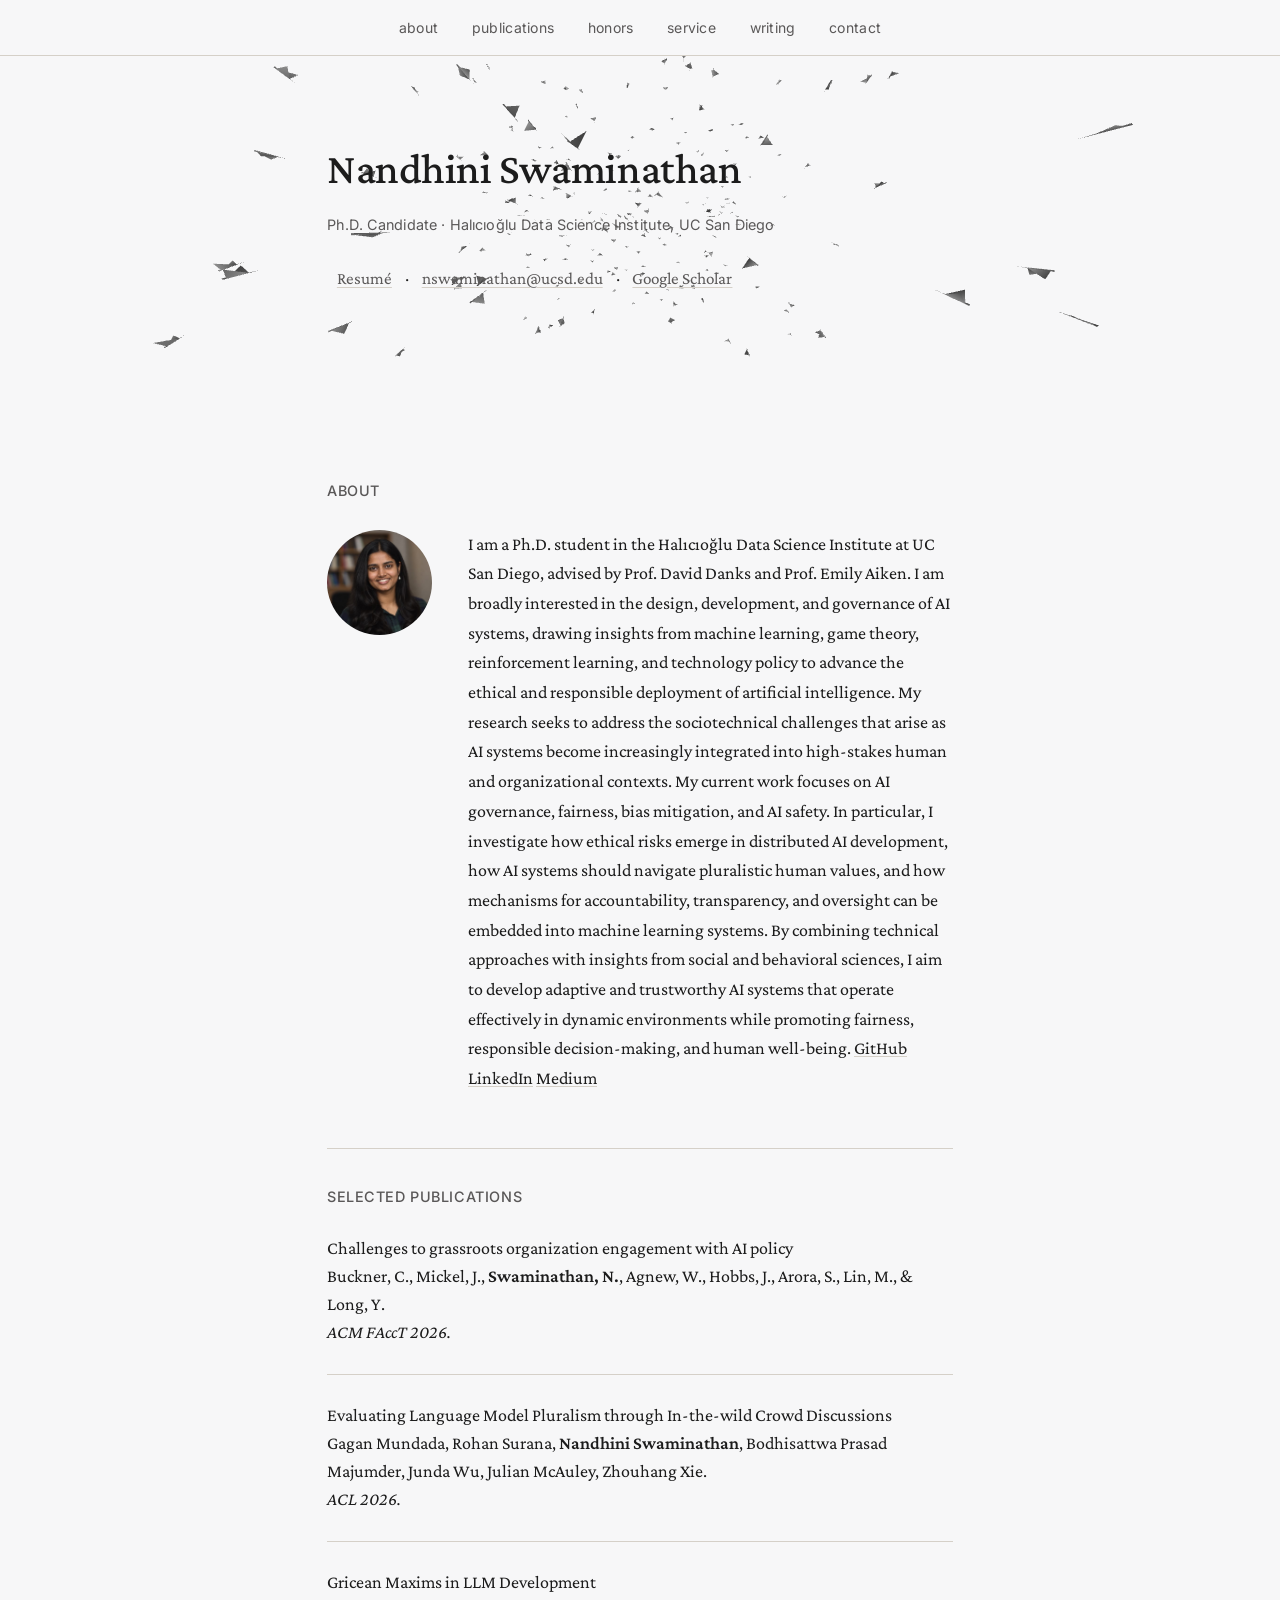
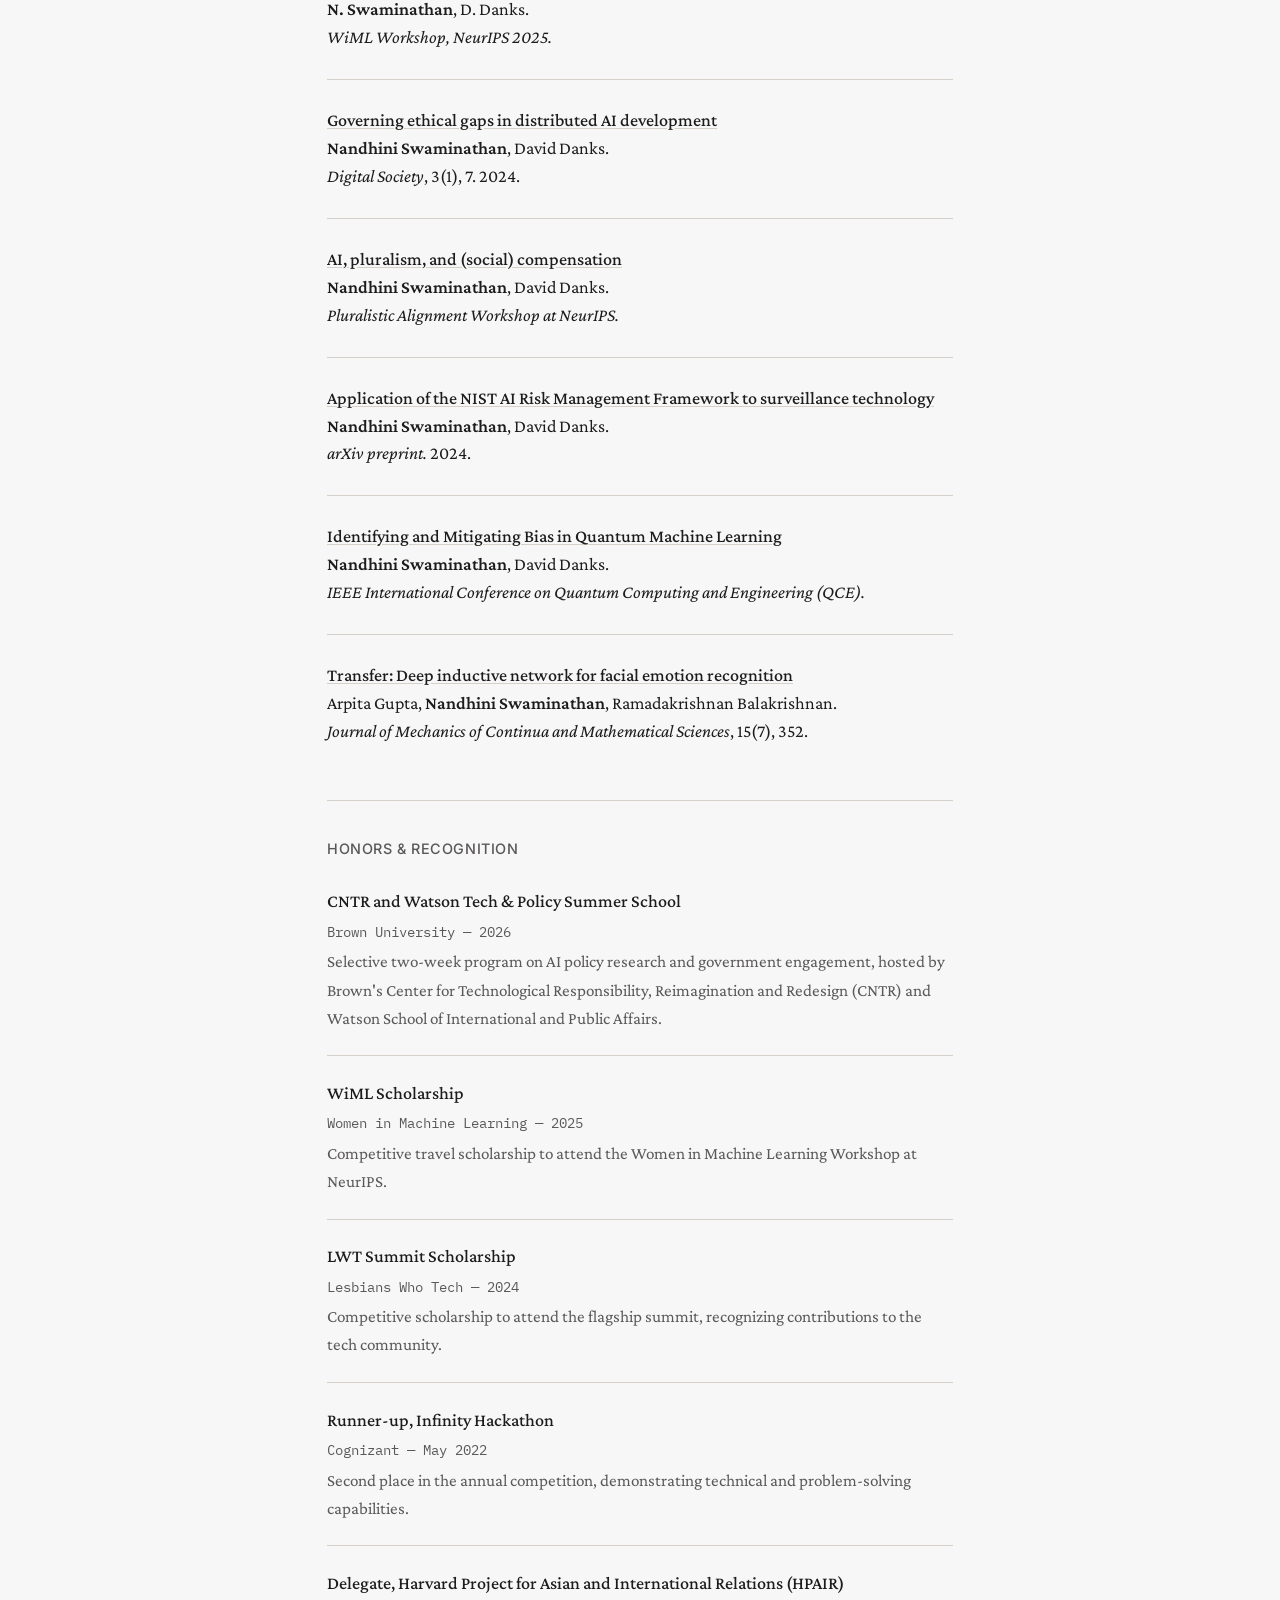
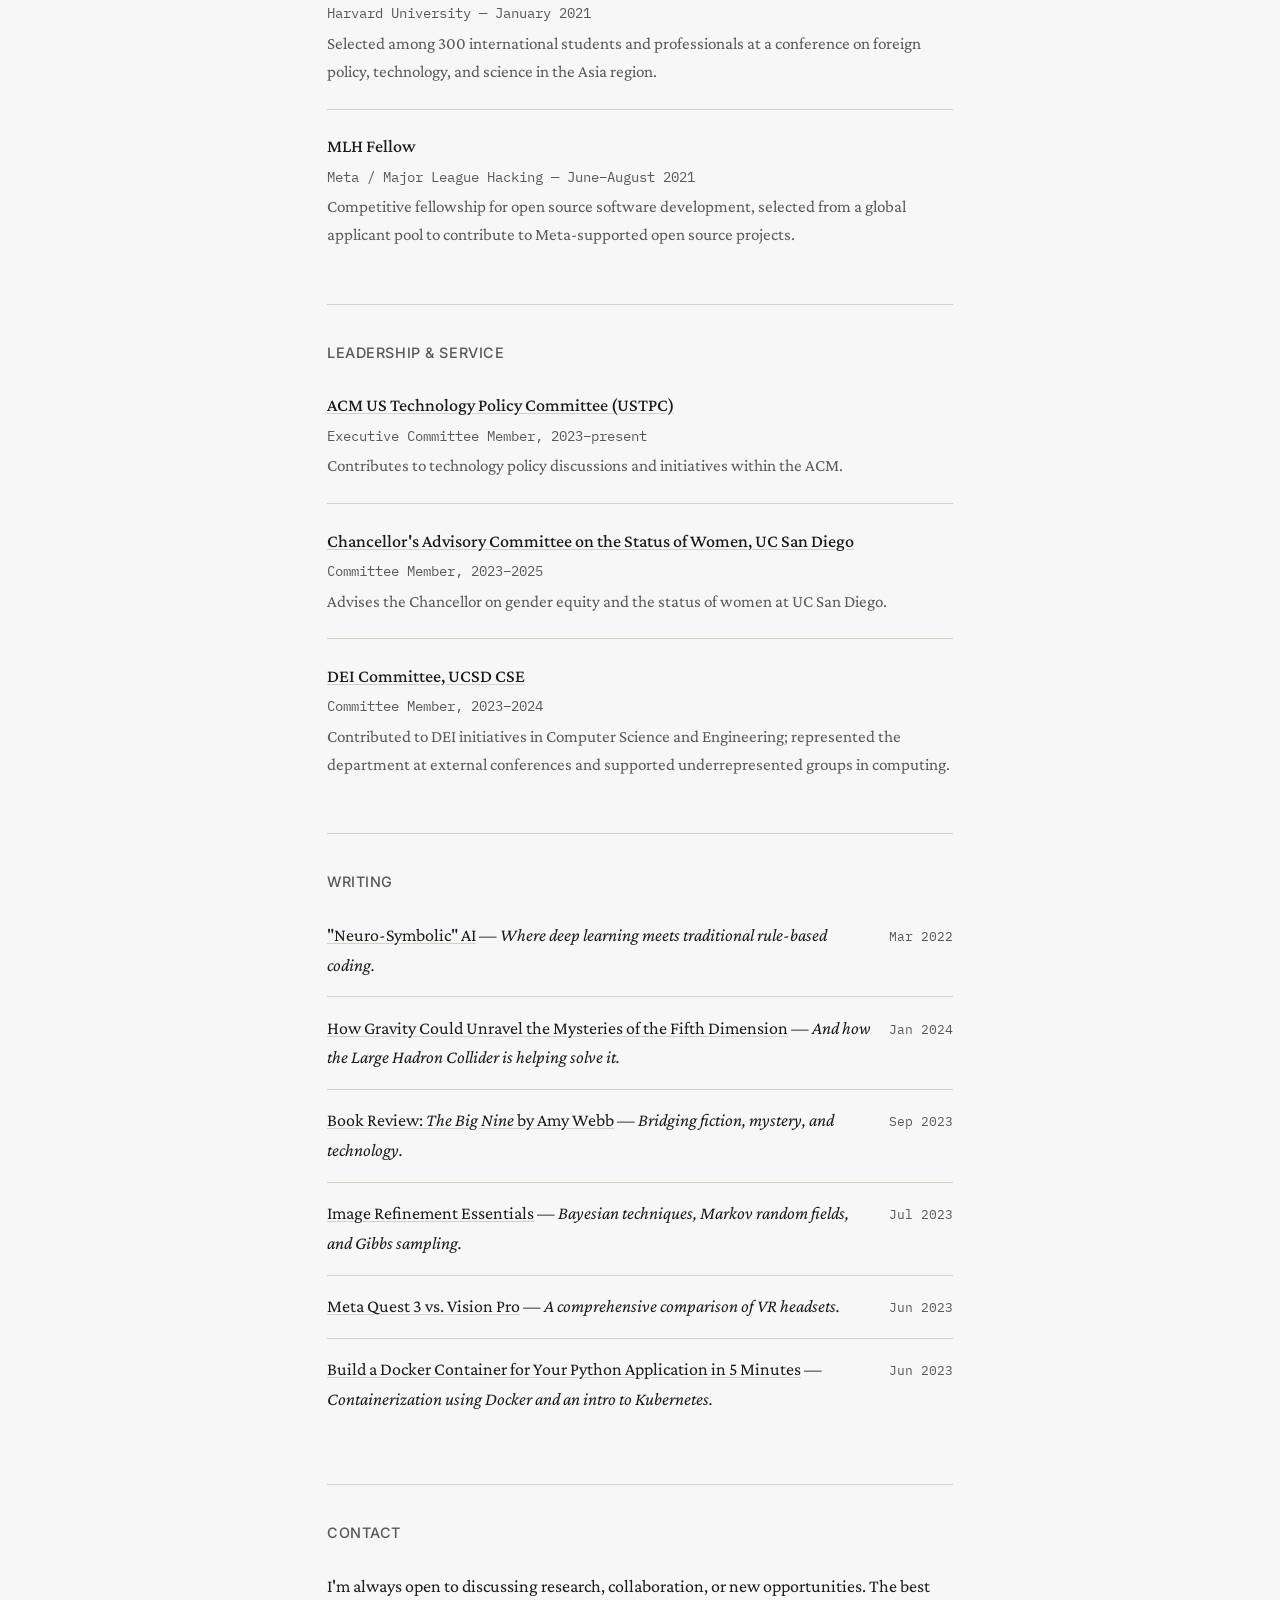
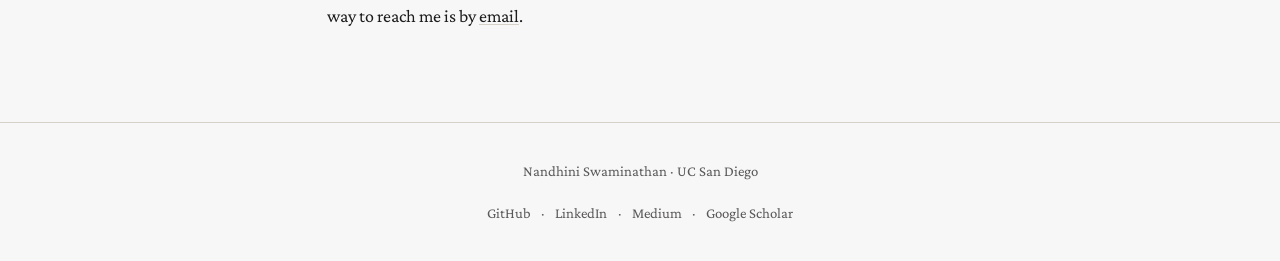
<file: index.html>
<!DOCTYPE html>
<html lang="en">

<head>
  <meta charset="utf-8">
  <meta name="viewport" content="width=device-width, initial-scale=1">
  <title>Nandhini Swaminathan</title>
  <link rel="icon" href="images/favicon.png">
  <link rel="preconnect" href="https://fonts.googleapis.com">
  <link rel="preconnect" href="https://fonts.gstatic.com" crossorigin>
  <link href="https://fonts.googleapis.com/css2?family=Crimson+Pro:ital,wght@0,400;0,500;0,600;1,400;1,500&family=Inter:wght@400;500&family=IBM+Plex+Mono:wght@400;500&display=swap" rel="stylesheet">

  <style>
    /* === Variables === */
    :root {
      --bg:     #f7f7f8;
      --text:   #1c1c1c;
      --subtle: #5a5858;
      --rule:   #d5d0c8;
      --mono:   'IBM Plex Mono', 'Fira Mono', monospace;
      --accent: #1e3a6e;
    }

    *, *::before, *::after { box-sizing: border-box; }

    html {
      font-size: 18px;
      scroll-behavior: smooth;
    }

    body {
      font-family: 'Crimson Pro', Georgia, 'Times New Roman', serif;
      background: var(--bg);
      color: var(--text);
      line-height: 1.65;
      margin: 0;
    }

    a {
      color: var(--text);
      text-decoration: underline;
      text-underline-offset: 2px;
      text-decoration-color: var(--rule);
    }

    a:hover {
      color: #000;
      text-decoration-color: var(--text);
    }

    p { margin: 0 0 1rem; }
    p:last-child { margin-bottom: 0; }
    strong { font-weight: 600; }

    /* === Navigation === */
    nav {
      position: sticky;
      top: 0;
      background: var(--bg);
      border-bottom: 1px solid var(--rule);
      text-align: center;
      padding: 0.7rem 1rem;
      z-index: 100;
    }

    nav a {
      display: inline-block;
      margin: 0 0.85rem;
      font-family: 'Inter', system-ui, sans-serif;
      font-size: 0.78rem;
      letter-spacing: 0.02em;
      text-transform: lowercase;
      color: var(--subtle);
      text-decoration: none;
    }

    nav a:hover { color: var(--accent); }

    /* === Hero === */
    #hero {
      min-height: 35vh;
      display: flex;
      align-items: center;
      padding: 3rem 0;
    }

    #hero > div {
      max-width: 680px;
      width: 100%;
      margin: 0 auto;
      padding: 0 1.5rem;
    }

    #hero h1 {
      font-size: 2.4rem;
      font-weight: 500;
      letter-spacing: -0.01em;
      margin: 0 0 0.5rem;
      color: var(--text);
    }

    .hero-role {
      font-family: 'Inter', system-ui, sans-serif;
      font-size: 0.8rem;
      color: var(--subtle);
      margin: 0 0 1.5rem;
      letter-spacing: 0.01em;
    }

    .hero-links a {
      color: var(--subtle);
      text-decoration: underline;
      text-underline-offset: 3px;
      text-decoration-color: var(--rule);
      margin: 0 0.55rem;
      font-size: 0.95rem;
    }

    .hero-links a:hover {
      color: var(--accent);
      text-decoration-color: var(--accent);
    }

    /* === Main content column === */
    main {
      max-width: 680px;
      margin: 0 auto;
      padding: 2rem 1.5rem 5rem;
    }

    /* === Section headings === */
    section {
      margin-top: 3rem;
      padding-top: 2rem;
      border-top: 1px solid var(--rule);
    }

    section:first-child {
      border-top: none;
      margin-top: 2rem;
    }

    h2 {
      font-family: 'Inter', system-ui, sans-serif;
      font-size: 0.8rem;
      font-weight: 500;
      letter-spacing: 0.04em;
      text-transform: uppercase;
      color: var(--subtle);
      margin: 0 0 1.5rem;
    }

    /* === About === */
    .about-inner {
      display: flex;
      gap: 2rem;
      align-items: flex-start;
    }

    .headshot {
      width: 105px;
      height: 105px;
      border-radius: 50%;
      object-fit: cover;
      object-position: 50% 35%;
      flex-shrink: 0;
    }

    .social-row {
      margin-top: 0.75rem;
      font-size: 0.88rem;
    }

    .social-row a {
      color: var(--subtle);
      text-decoration: underline;
      text-underline-offset: 2px;
      text-decoration-color: var(--rule);
      margin-right: 1.1rem;
    }

    .social-row a:hover { color: var(--accent); text-decoration-color: var(--accent); }

    /* === Publications === */
    .pub-list {
      list-style: none;
      padding: 0;
      margin: 0;
    }

    .pub-list li {
      margin-bottom: 1.5rem;
      padding-bottom: 1.5rem;
      border-bottom: 1px solid var(--rule);
      line-height: 1.55;
    }

    .pub-list li:last-child {
      border-bottom: none;
      padding-bottom: 0;
      margin-bottom: 0;
    }

    .pub-title a { font-weight: 500; }
    .pub-venue { font-style: italic; }

    /* === Awards & Service === */
    .item-list {
      list-style: none;
      padding: 0;
      margin: 0;
    }

    .item-list li {
      margin-bottom: 1.25rem;
      padding-bottom: 1.25rem;
      border-bottom: 1px solid var(--rule);
    }

    .item-list li:last-child {
      border-bottom: none;
      margin-bottom: 0;
      padding-bottom: 0;
    }

    .item-name { font-weight: 500; }
    .item-meta { font-family: var(--mono); color: var(--subtle); font-size: 0.75em; margin-top: 0.2rem; }
    .item-desc { margin-top: 0.3rem; color: var(--subtle); font-size: 0.95em; }

    /* === Writing === */
    .writing-list {
      list-style: none;
      padding: 0;
      margin: 0;
    }

    .writing-list li {
      display: flex;
      justify-content: space-between;
      align-items: baseline;
      gap: 1rem;
      margin-bottom: 0.9rem;
      padding-bottom: 0.9rem;
      border-bottom: 1px solid var(--rule);
    }

    .writing-list li:last-child { border-bottom: none; }

    .writing-info { flex: 1; }

    .writing-date {
      font-family: var(--mono);
      color: var(--subtle);
      font-size: 0.72em;
      white-space: nowrap;
      flex-shrink: 0;
    }

    /* === Footer === */
    footer {
      text-align: center;
      padding: 2rem 1.5rem;
      font-size: 0.82rem;
      color: var(--subtle);
      border-top: 1px solid var(--rule);
    }

    footer a {
      color: var(--subtle);
      text-decoration: none;
    }

    footer a:hover { color: var(--text); }

    footer .footer-social { margin-top: 0.4rem; }
    footer .footer-social a { margin: 0 0.4rem; }

    /* === Responsive === */
    @media (max-width: 600px) {
      html { font-size: 17px; }
      nav a { margin: 0 0.4rem; font-size: 0.74rem; }
      #hero h1 { font-size: 1.9rem; }
      .about-inner { flex-direction: column; align-items: center; text-align: center; }
      .social-row { text-align: center; }
      .writing-list li { flex-direction: column; gap: 0.15rem; }
    }
  </style>
</head>

<body>

  <nav>
    <a href="#about">about</a>
    <a href="#publications">publications</a>
    <a href="#awards">honors</a>
    <a href="#leadership">service</a>
    <a href="#writing">writing</a>
    <a href="#contact">contact</a>
  </nav>

  <div id="hero">
    <div>
      <h1>Nandhini Swaminathan</h1>
      <p class="hero-role">Ph.D. Candidate &middot; Halıcıoğlu Data Science Institute, UC San Diego</p>
      <p class="hero-links">
        <a href="https://docs.google.com/document/d/1CsVsQq24wE0sqjQc2-dPkbd_AbLNijamD8qSf6ZmFGc/export?format=pdf" target="_blank">Resumé</a>
        &middot;
        <a href="mailto:nswaminathan@ucsd.edu">nswaminathan@ucsd.edu</a>
        &middot;
        <a href="https://scholar.google.com/citations?user=yYs2d9EAAAAJ&hl=en" target="_blank">Google Scholar</a>
      </p>
    </div>
  </div>

  <main>

    <!-- About -->
    <section id="about">
      <h2>About</h2>
      <div class="about-inner">
        <img src="images/nandhini.jpeg" alt="Nandhini Swaminathan" class="headshot">
        <div class="about-text">
          <p>I am a Ph.D. student in the Halıcıoğlu Data Science Institute at UC San Diego, advised by Prof. David Danks and Prof. Emily Aiken. I am broadly interested in the design, development, and governance of AI systems, drawing insights from machine learning, game theory, reinforcement learning, and technology policy to advance the ethical and responsible deployment of artificial intelligence. My research seeks to address the sociotechnical challenges that arise as AI systems become increasingly integrated into high-stakes human and organizational contexts.

My current work focuses on AI governance, fairness, bias mitigation, and AI safety. In particular, I investigate how ethical risks emerge in distributed AI development, how AI systems should navigate pluralistic human values, and how mechanisms for accountability, transparency, and oversight can be embedded into machine learning systems. By combining technical approaches with insights from social and behavioral sciences, I aim to develop adaptive and trustworthy AI systems that operate effectively in dynamic environments while promoting fairness, responsible decision-making, and human well-being.
            <a href="https://github.com/nandhiniswaminathan" target="_blank">GitHub</a>
            <a href="https://linkedin.com/in/nandhini-swaminathan" target="_blank">LinkedIn</a>
            <a href="https://nandhiniswaminathan.medium.com/" target="_blank">Medium</a>
          </div>
        </div>
      </div>
    </section>

    <!-- Publications -->
    <section id="publications">
      <h2>Selected Publications</h2>
      <ul class="pub-list">
        <li>
          <div class="pub-title">Challenges to grassroots organization engagement with AI policy</div>
          Buckner, C., Mickel, J., <strong>Swaminathan, N.</strong>, Agnew, W., Hobbs, J., Arora, S., Lin, M., &amp; Long, Y.<br>
          <span class="pub-venue">ACM FAccT 2026.</span>
        </li>
        <li>
          <div class="pub-title">Evaluating Language Model Pluralism through In-the-wild Crowd Discussions</div>
          Gagan Mundada, Rohan Surana, <strong>Nandhini Swaminathan</strong>, Bodhisattwa Prasad Majumder, Junda Wu, Julian McAuley, Zhouhang Xie.<br>
          <span class="pub-venue">ACL 2026.</span>
        </li>
        <li>
          <div class="pub-title">Gricean Maxims in LLM Development</div>
          <strong>N. Swaminathan</strong>, D. Danks.<br>
          <span class="pub-venue">WiML Workshop, NeurIPS 2025.</span>
        </li>
        <li>
          <div class="pub-title"><a href="https://link.springer.com/article/10.1007/s44206-024-00088-0" target="_blank">Governing ethical gaps in distributed AI development</a></div>
          <strong>Nandhini Swaminathan</strong>, David Danks.<br>
          <span class="pub-venue">Digital Society</span>, 3(1), 7. 2024.
        </li>
        <li>
          <div class="pub-title"><a href="https://arxiv.org/abs/2404.19256" target="_blank">AI, pluralism, and (social) compensation</a></div>
          <strong>Nandhini Swaminathan</strong>, David Danks.<br>
          <span class="pub-venue">Pluralistic Alignment Workshop at NeurIPS.</span>
        </li>
        <li>
          <div class="pub-title"><a href="https://arxiv.org/abs/2403.15646" target="_blank">Application of the NIST AI Risk Management Framework to surveillance technology</a></div>
          <strong>Nandhini Swaminathan</strong>, David Danks.<br>
          <span class="pub-venue">arXiv preprint.</span> 2024.
        </li>
        <li>
          <div class="pub-title"><a href="https://ieeexplore.ieee.org/abstract/document/10821054" target="_blank">Identifying and Mitigating Bias in Quantum Machine Learning</a></div>
          <strong>Nandhini Swaminathan</strong>, David Danks.<br>
          <span class="pub-venue">IEEE International Conference on Quantum Computing and Engineering (QCE).</span>
        </li>
        <li>
          <div class="pub-title"><a href="https://www.researchgate.net/profile/Nandhini-Swaminathan-2/publication/343353686_TRANSFER-_DEEP_INDUCTIVE_NETWORK_FOR_FACIAL_EMOTION_RECOGNITION/links/5f2bd95ba6fdcccc43ac92e3/TRANSFER-DEEP-INDUCTIVE-NETWORK-FOR-FACIAL-EMOTION-RECOGNITION.pdf" target="_blank">Transfer: Deep inductive network for facial emotion recognition</a></div>
          Arpita Gupta, <strong>Nandhini Swaminathan</strong>, Ramadakrishnan Balakrishnan.<br>
          <span class="pub-venue">Journal of Mechanics of Continua and Mathematical Sciences</span>, 15(7), 352.
        </li>
      </ul>
    </section>

    <!-- Awards -->
    <section id="awards">
      <h2>Honors & Recognition</h2>
      <ul class="item-list">
        <li>
          <div class="item-name">CNTR and Watson Tech &amp; Policy Summer School</div>
          <div class="item-meta">Brown University — 2026</div>
          <div class="item-desc">Selective two-week program on AI policy research and government engagement, hosted by Brown's Center for Technological Responsibility, Reimagination and Redesign (CNTR) and Watson School of International and Public Affairs.</div>
        </li>
        <li>
          <div class="item-name">WiML Scholarship</div>
          <div class="item-meta">Women in Machine Learning — 2025</div>
          <div class="item-desc">Competitive travel scholarship to attend the Women in Machine Learning Workshop at NeurIPS.</div>
        </li>
        <li>
          <div class="item-name">LWT Summit Scholarship</div>
          <div class="item-meta">Lesbians Who Tech — 2024</div>
          <div class="item-desc">Competitive scholarship to attend the flagship summit, recognizing contributions to the tech community.</div>
        </li>
        <li>
          <div class="item-name">Runner-up, Infinity Hackathon</div>
          <div class="item-meta">Cognizant — May 2022</div>
          <div class="item-desc">Second place in the annual competition, demonstrating technical and problem-solving capabilities.</div>
        </li>
        <li>
          <div class="item-name">Delegate, Harvard Project for Asian and International Relations (HPAIR)</div>
          <div class="item-meta">Harvard University — January 2021</div>
          <div class="item-desc">Selected among 300 international students and professionals at a conference on foreign policy, technology, and science in the Asia region.</div>
        </li>
        <li>
          <div class="item-name">MLH Fellow</div>
          <div class="item-meta">Meta / Major League Hacking — June–August 2021</div>
          <div class="item-desc">Competitive fellowship for open source software development, selected from a global applicant pool to contribute to Meta-supported open source projects.</div>
        </li>
      </ul>
    </section>

    <!-- Leadership & Service -->
    <section id="leadership">
      <h2>Leadership & Service</h2>
      <ul class="item-list">
        <li>
          <div class="item-name"><a href="https://www.acm.org/public-policy/ustpc" target="_blank">ACM US Technology Policy Committee (USTPC)</a></div>
          <div class="item-meta">Executive Committee Member, 2023–present</div>
          <div class="item-desc">Contributes to technology policy discussions and initiatives within the ACM.</div>
        </li>
        <li>
          <div class="item-name"><a href="https://statusofwomen.ucsd.edu/" target="_blank">Chancellor's Advisory Committee on the Status of Women, UC San Diego</a></div>
          <div class="item-meta">Committee Member, 2023–2025</div>
          <div class="item-desc">Advises the Chancellor on gender equity and the status of women at UC San Diego.</div>
        </li>
        <li>
          <div class="item-name"><a href="https://cse.ucsd.edu/diversity_equity_inclusion" target="_blank">DEI Committee, UCSD CSE</a></div>
          <div class="item-meta">Committee Member, 2023–2024</div>
          <div class="item-desc">Contributed to DEI initiatives in Computer Science and Engineering; represented the department at external conferences and supported underrepresented groups in computing.</div>
        </li>
      </ul>
    </section>

    <!-- Writing -->
    <section id="writing">
      <h2>Writing</h2>
      <ul class="writing-list">
        <li>
          <span class="writing-info">
            <a href="https://nandhiniswaminathan.medium.com/neuro-symbolic-ai-2fc77b544126" target="_blank">"Neuro-Symbolic" AI</a>
            — <em>Where deep learning meets traditional rule-based coding.</em>
          </span>
          <span class="writing-date">Mar 2022</span>
        </li>
        <li>
          <span class="writing-info">
            <a href="https://nandhiniswaminathan.medium.com/how-gravity-could-unravel-the-mysteries-of-the-fifth-dimension-823165bdd03d" target="_blank">How Gravity Could Unravel the Mysteries of the Fifth Dimension</a>
            — <em>And how the Large Hadron Collider is helping solve it.</em>
          </span>
          <span class="writing-date">Jan 2024</span>
        </li>
        <li>
          <span class="writing-info">
            <a href="https://nandhiniswaminathan.medium.com/book-review-the-big-nine-by-amy-webb-ec1a2e861371" target="_blank">Book Review: <em>The Big Nine</em> by Amy Webb</a>
            — <em>Bridging fiction, mystery, and technology.</em>
          </span>
          <span class="writing-date">Sep 2023</span>
        </li>
        <li>
          <span class="writing-info">
            <a href="https://medium.com/the-research-nest/image-refinement-essentials-1c838554089c" target="_blank">Image Refinement Essentials</a>
            — <em>Bayesian techniques, Markov random fields, and Gibbs sampling.</em>
          </span>
          <span class="writing-date">Jul 2023</span>
        </li>
        <li>
          <span class="writing-info">
            <a href="https://nandhiniswaminathan.medium.com/meta-quest-3-vs-vision-pro-fb9e3a7cbb4" target="_blank">Meta Quest 3 vs. Vision Pro</a>
            — <em>A comprehensive comparison of VR headsets.</em>
          </span>
          <span class="writing-date">Jun 2023</span>
        </li>
        <li>
          <span class="writing-info">
            <a href="https://nandhiniswaminathan.medium.com/build-a-docker-container-for-your-python-application-in-5-minutes-ceb8e527e8f1" target="_blank">Build a Docker Container for Your Python Application in 5 Minutes</a>
            — <em>Containerization using Docker and an intro to Kubernetes.</em>
          </span>
          <span class="writing-date">Jun 2023</span>
        </li>
      </ul>
    </section>

    <!-- Contact -->
    <section id="contact">
      <h2>Contact</h2>
      <p>I'm always open to discussing research, collaboration, or new opportunities. The best way to reach me is by <a href="mailto:nswaminathan@ucsd.edu">email</a>.</p>
    </section>

  </main>

  <footer>
    <p>Nandhini Swaminathan &middot; UC San Diego</p>
    <p class="footer-social">
      <a href="https://github.com/nandhiniswaminathan" target="_blank">GitHub</a> &middot;
      <a href="https://linkedin.com/in/nandhini-swaminathan" target="_blank">LinkedIn</a> &middot;
      <a href="https://nandhiniswaminathan.medium.com/" target="_blank">Medium</a> &middot;
      <a href="https://scholar.google.com/citations?user=yYs2d9EAAAAJ&hl=en" target="_blank">Google Scholar</a>
    </p>
  </footer>

  <script src="./js/three.r92.min.js"></script>
  <script src="./js/vanta.birds.min.js"></script>
  <script>
    VANTA.BIRDS({
      el: "#hero",
      mouseControls: true,
      touchControls: true,
      gyroControls: false,
      minHeight: 200.00,
      minWidth: 200.00,
      scale: 1.00,
      scaleMobile: 1.00,
      backgroundColor: 0xf7f7f8,
      color1: 0x0,
      color2: 0x808080,
      colorMode: "lerpGradient",
      birdSize: 1.20,
      wingSpan: 25.00,
      speedLimit: 4.00,
      separation: 30.00,
      alignment: 25.00,
      cohesion: 25.00,
      quantity: 4.00
    });
  </script>

</body>
</html>
</file>
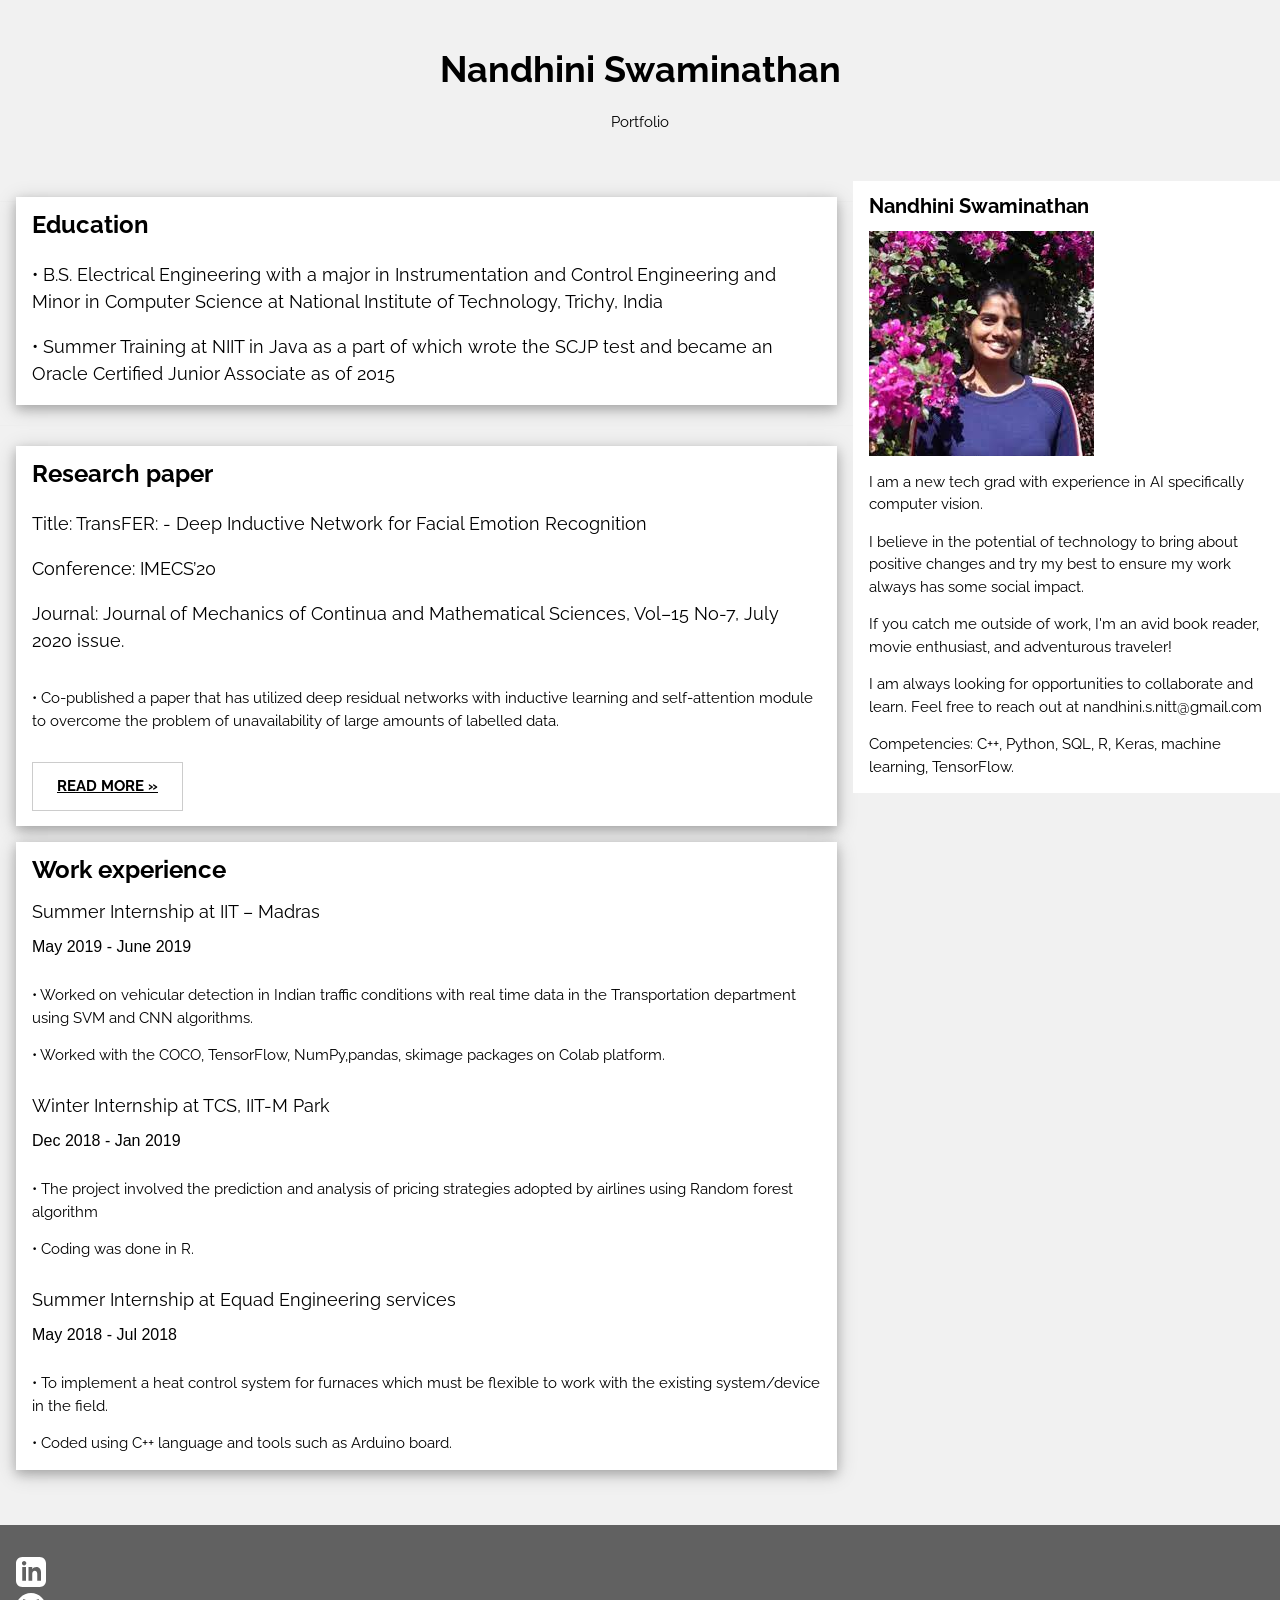
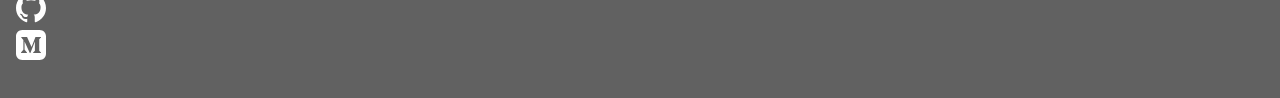
<file: _layouts/default.html>
<!DOCTYPE html>
<html>
<title>Nandhini Swaminathan</title>
<meta charset="UTF-8">
<meta name="viewport" content="width=device-width, initial-scale=1">
<link rel="stylesheet" href="https://www.w3schools.com/w3css/4/w3.css">
<link rel="stylesheet" href="https://fonts.googleapis.com/css?family=Raleway">
<style>
body,h1,h2,h3,h4,h5 {font-family: "Raleway", sans-serif}
</style>
<body class="w3-light-grey">

<div class="w3-content" style="max-width:1400px">

<!-- Header -->
<header class="w3-container w3-center w3-padding-32">
  <h1><b>Nandhini Swaminathan</b></h1>
  <p>Portfolio</p>
</header>

<!-- Grid -->
<div class="w3-row">

<!-- Blog entries -->
<div class="w3-col l8 s12">
  <!-- Card entry -->
  <div class="w3-card-4 w3-margin w3-white">
    <div class="w3-container">
      <h3><b>Education</b></h3>
      <h5> <p>• B.S. Electrical Engineering with a major in Instrumentation and Control Engineering and Minor in Computer Science at National Institute of Technology, Trichy, India</p>
      <p>• Summer Training at NIIT in Java as a part of which wrote the SCJP test and became an Oracle Certified Junior Associate as of 2015 </p>
<span class="w3-opacity"></span></h5>
    </div>

  </div>
  <hr>

  <!-- Card entry -->
  <div class="w3-card-4 w3-margin w3-white">
<div class="w3-container">
      <h3><b>Research paper</b></h3>
      <h5><p>Title: TransFER: - Deep Inductive Network for Facial Emotion Recognition</p> <p> Conference: IMECS’20   </p>
      <p>Journal: Journal of Mechanics of Continua and Mathematical Sciences, Vol–15 No-7, July 2020 issue. </p>
         <span class="w3-opacity"></span></h5>
    </div>

    <div class="w3-container">
      <p>• Co-published a paper that has utilized deep residual networks with
        inductive learning and self-attention module to overcome the problem of unavailability of large amounts of labelled data. </p>
      <div class="w3-row">
        <div class="w3-col m8 s12">
          <p><button class="w3-button w3-padding-large w3-white w3-border"><b> <a href=https://www.journalimcms.org/journal/transfer-deep-inductive-network-for-facial-emotion-recognition/>READ MORE »</a></b></button></p>
        </div>
      </div>
    </div>
  </div>

  <!-- Card entry -->
  <div class="w3-card-4 w3-margin w3-white">
  <div class="w3-container">
      <h3><b>Work experience</b></h3>
      <h5>Summer Internship at IIT – Madras<span class="w3-opacity"></span></h5>
      <h6>May 2019 - June 2019</h6>
    </div>

    <div class="w3-container">
      <p>• Worked on vehicular detection in Indian traffic conditions with real time data in the Transportation department using SVM and CNN algorithms. </p>
      <p>• Worked with the COCO, TensorFlow, NumPy,pandas, skimage packages on Colab platform. <p>
   <div class="w3-row">
        </div>
    </div>
    <div class="w3-container">
      <h5>Winter Internship at TCS, IIT-M Park<span class="w3-opacity"></span></h5>
      <h6>Dec 2018 - Jan 2019</h6>
    </div>

    <div class="w3-container">
      <p>• The project involved the prediction and analysis of
  pricing strategies adopted by airlines using Random
  forest algorithm</p>
      <p>• Coding was done in R.<p>
   <div class="w3-row">
        </div>
    </div>

    <div class="w3-container">
        <h5>Summer Internship at Equad Engineering services<span class="w3-opacity"></span></h5>
        <h6>May 2018 - Jul 2018</h6>
      </div>

      <div class="w3-container">
        <p>• To implement a heat control system for furnaces
    which must be flexible to work with the existing
    system/device in the field. </p>
        <p>• Coded using C++ language and tools such as
    Arduino board.<p>
  <div class="w3-row">
          </div>
  </div>
    </div>
<!-- END Card ENTRIES -->
</div>

<!-- Introduction menu -->
<div class="w3-col l4">
  <!-- About Card -->
    <div class="w3-container w3-white">
      <h4><b>Nandhini Swaminathan</b></h4>
      <img src="[data-uri]" alt="User Image">

      <p>I am a new tech grad with experience in AI specifically computer vision.</p>
<p>I believe in the potential of technology to bring about positive changes and try my best to ensure my work always has some social impact.</p>
<p>If you catch me outside of work, I'm an avid book reader, movie enthusiast, and adventurous traveler!</p>
<p>I am always looking for opportunities to collaborate and learn. Feel free to reach out at nandhini.s.nitt@gmail.com</p>
<p>Competencies: C++, Python, SQL, R, Keras, machine learning, TensorFlow.</p>
  </div>
  </div><hr>

  <!-- Posts -->

<!-- END Introduction Menu -->
</div>

<!-- END GRID -->
</div><br>
</div>

<!-- Footer -->
<footer class="w3-container w3-dark-grey w3-padding-32 w3-margin-top">
  <div class="row">
       <div class="social-icon">
            <a href="https://www.linkedin.com/in/nandhini-swaminathan-25501616b/">
                <svg xmlns="http://www.w3.org/2000/svg" width="30" height="30" viewBox="0 0 24 24">
                    <path d="M19 0h-14c-2.761 0-5 2.239-5 5v14c0 2.761 2.239 5 5 5h14c2.762 0 5-2.239 5-5v-14c0-2.761-2.238-5-5-5zm-11 19h-3v-11h3v11zm-1.5-12.268c-.966 0-1.75-.79-1.75-1.764s.784-1.764 1.75-1.764 1.75.79 1.75 1.764-.783 1.764-1.75 1.764zm13.5 12.268h-3v-5.604c0-3.368-4-3.113-4 0v5.604h-3v-11h3v1.765c1.396-2.586 7-2.777 7 2.476v6.759z" fill="currentColor" fill-rule="evenodd"></path>
                </svg>
            </a>
        </div>
        <div class="social-icon">
            <a href="https://github.com/nandhiniswaminathan">
                <svg xmlns="http://www.w3.org/2000/svg" width="30" height="30" viewBox="0 0 24 24">
                    <path d="M12 0c-6.626 0-12 5.373-12 12 0 5.302 3.438 9.8 8.207 11.387.599.111.793-.261.793-.577v-2.234c-3.338.726-4.033-1.416-4.033-1.416-.546-1.387-1.333-1.756-1.333-1.756-1.089-.745.083-.729.083-.729 1.205.084 1.839 1.237 1.839 1.237 1.07 1.834 2.807 1.304 3.492.997.107-.775.418-1.305.762-1.604-2.665-.305-5.467-1.334-5.467-5.931 0-1.311.469-2.381 1.236-3.221-.124-.303-.535-1.524.117-3.176 0 0 1.008-.322 3.301 1.23.957-.266 1.983-.399 3.003-.404 1.02.005 2.047.138 3.006.404 2.291-1.552 3.297-1.23 3.297-1.23.653 1.653.242 2.874.118 3.176.77.84 1.235 1.911 1.235 3.221 0 4.609-2.807 5.624-5.479 5.921.43.372.823 1.102.823 2.222v3.293c0 .319.192.694.801.576 4.765-1.589 8.199-6.086 8.199-11.386 0-6.627-5.373-12-12-12z" fill="currentColor" fill-rule="evenodd"></path>
                </svg>
            </a>
        </div>
        <div class="social-icon">
              <a href="https://nandhiniswaminathan.medium.com/">
                  <svg xmlns="http://www.w3.org/2000/svg" width="30" height="30" viewBox="0 0 24 24">
                      <path d="M19 24h-14c-2.761 0-5-2.239-5-5v-14c0-2.761 2.239-5 5-5h14c2.762 0 5 2.239 5 5v14c0 2.761-2.237 4.999-5 5zm.97-5.649v-.269l-1.247-1.224c-.11-.084-.165-.222-.142-.359v-8.998c-.023-.137.032-.275.142-.359l1.277-1.224v-.269h-4.422l-3.152 7.863-3.586-7.863h-4.638v.269l1.494 1.799c.146.133.221.327.201.523v7.072c.044.255-.037.516-.216.702l-1.681 2.038v.269h4.766v-.269l-1.681-2.038c-.181-.186-.266-.445-.232-.702v-6.116l4.183 9.125h.486l3.593-9.125v7.273c0 .194 0 .232-.127.359l-1.292 1.254v.269h6.274z" fill="currentColor" fill-rule="evenodd"></path>
                  </svg>
              </a>
          </div>
  </div>           
</footer>

</body>
</html>
</file>
